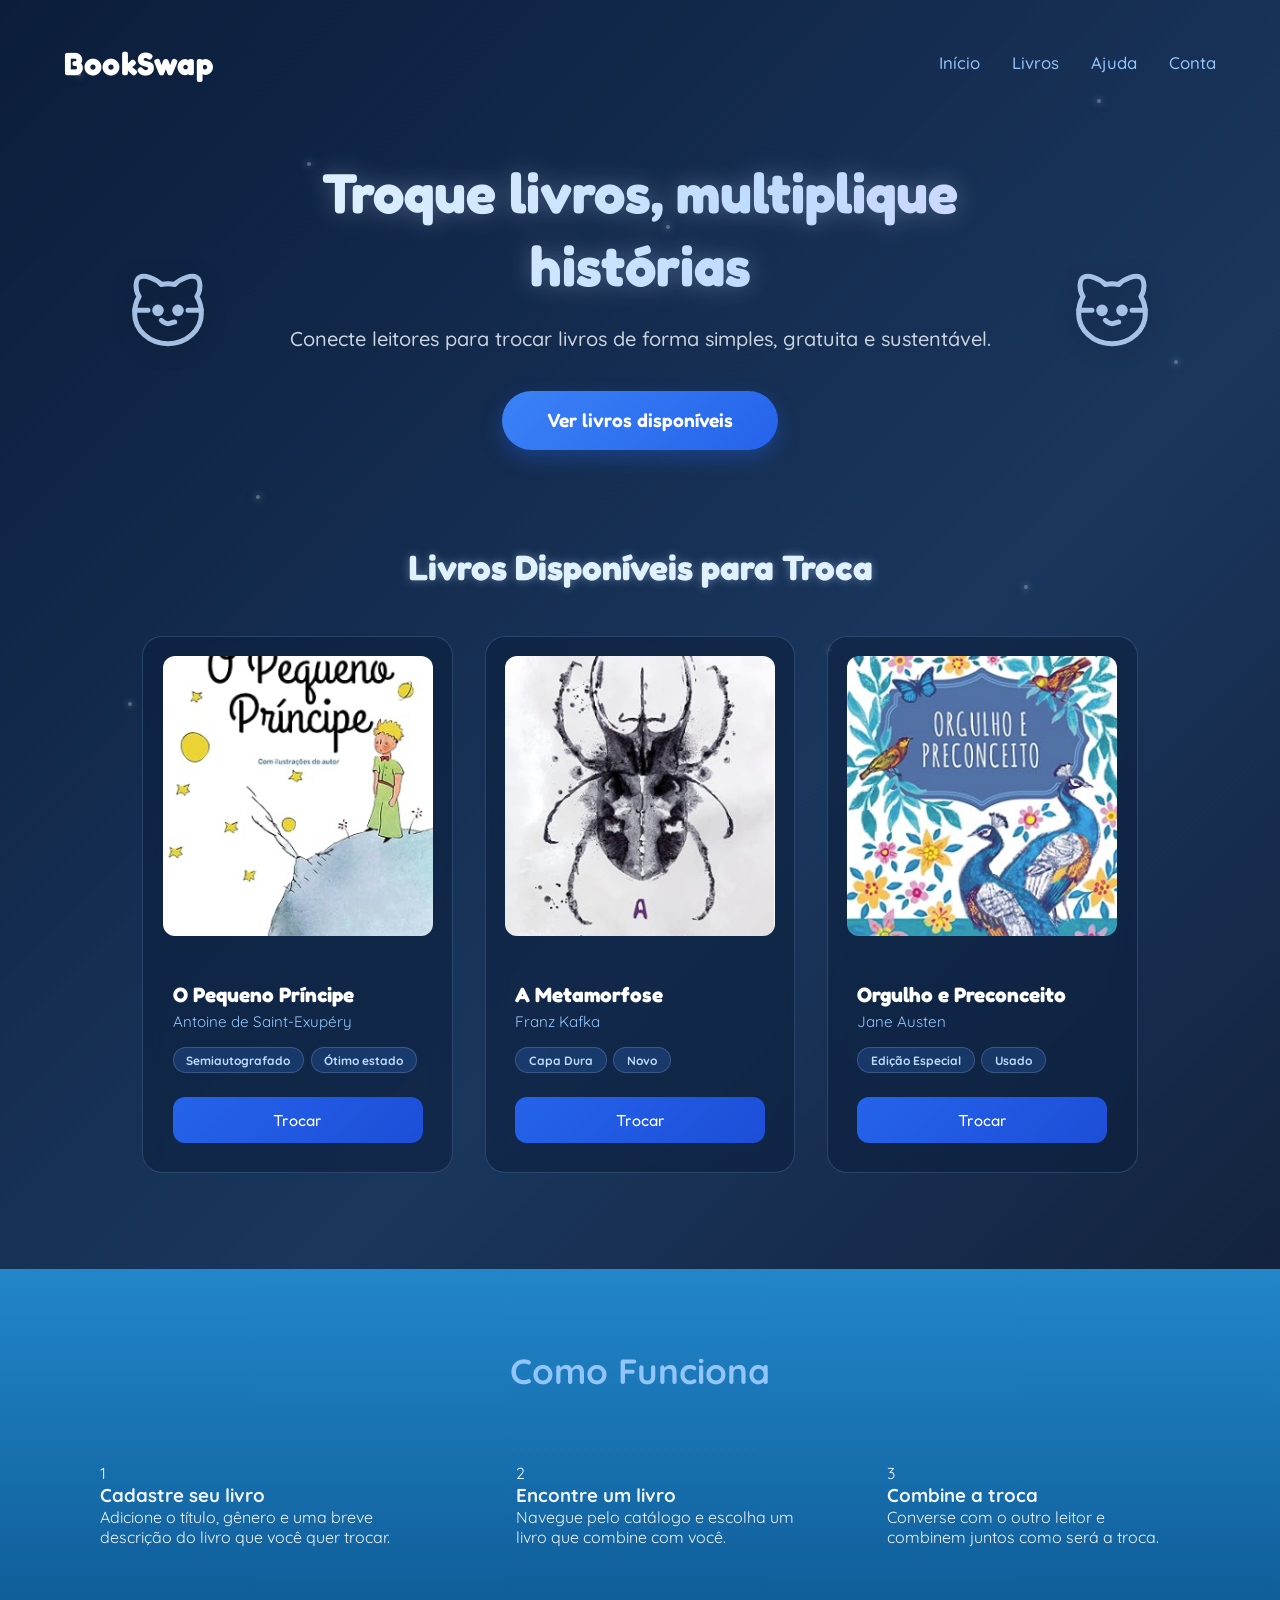
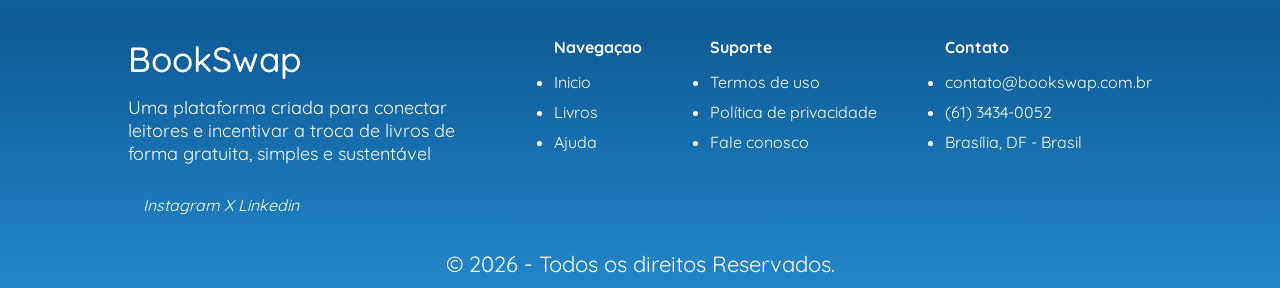
<file: index.html>
<!DOCTYPE html>
<html lang="pt-BR">

<head>
  <meta charset="UTF-8">
  <meta name="viewport" content="width=device-width, initial-scale=1.0">
  <link https://cdnjs.cloudflare.com/ajax/libs/font-awesome/7.3.0/css/all.min.css />
  <title>BookSwap - Céu Estrelado</title>

  <link rel="preconnect" href="https://fonts.googleapis.com">
  <link rel="preconnect" href="https://fonts.gstatic.com" crossorigin>
  <link
    href="https://fonts.googleapis.com/css2?family=Fredoka:wght@400;600;700&family=Quicksand:wght@500;700&display=swap"
    rel="stylesheet">

  <link rel="stylesheet" href="style.css">
</head>

<body>

  <div class="background-stars">
  <span class="star s1"></span>
  <span class="star s2"></span>
  <span class="star s3"></span>
  <span class="star s4"></span>
  <span class="star s5"></span>
  <span class="star s6"></span>
  <span class="star s7"></span>
  <span class="star s8"></span>
  <span class="star s9"></span>
  <span class="star s10"></span>
  <span class="star s11"></span>
  <span class="star s12"></span>
</div>
  
  

  <header class="navbar">
    <div class="logo">
      <span class="logo-text">BookSwap</span>
    </div>
    <nav class="nav-links">
      <a href="#">Início</a>
      <a href="#livros">Livros</a>
      <a href="#">Ajuda</a>
      <a href="login.html">Conta</a>
    </nav>
  </header>

  <main class="main-wrapper">

    <section class="hero-container">
      <div class="cat-decoration cat-left">
        <svg width="80" height="80" viewBox="0 0 24 24" fill="none" stroke="#bfdbfe" stroke-width="1.5"
          stroke-linecap="round" stroke-linejoin="round">
          <path
            d="M12 5c.67 0 1.35.09 2 .26 1.78-2 5.03-2.84 6.42-2.26 1.4.58 1.58 3.82.25 5.87C21.6 10.3 22 12.08 22 14c0 4.97-4.48 9-10 9s-10-4.03-10-9c0-1.92.4-3.7 1.33-5.13C2 6.82 2.18 3.58 3.58 3c1.39-.58 4.64.26 6.42 2.26.65-.17 1.33-.26 2-.26z" />
          <circle cx="9" cy="13" r="1" fill="#bfdbfe" />
          <circle cx="15" cy="13" r="1" fill="#bfdbfe" />
          <path d="M10 16c.5.5 1.5 1 2 1s1.5-.5 2-.5" />
          <path d="M2 13h4M18 13h4" />
        </svg>
      </div>

      <div class="hero-content">
        <h1 class="sparkle-title">
          Troque livros, multiplique<br>
          histórias
        </h1>

        <p class="hero-description">
          Conecte leitores para trocar livros de forma simples, gratuita e sustentável.
        </p>

        <a href="#livros" class="cta-button">
          Ver livros disponíveis
        </a>
      </div>

      <div class="cat-decoration cat-right">
        <svg width="80" height="80" viewBox="0 0 24 24" fill="none" stroke="#bfdbfe" stroke-width="1.5"
          stroke-linecap="round" stroke-linejoin="round">
          <path
            d="M12 5c.67 0 1.35.09 2 .26 1.78-2 5.03-2.84 6.42-2.26 1.4.58 1.58 3.82.25 5.87C21.6 10.3 22 12.08 22 14c0 4.97-4.48 9-10 9s-10-4.03-10-9c0-1.92.4-3.7 1.33-5.13C2 6.82 2.18 3.58 3.58 3c1.39-.58 4.64.26 6.42 2.26.65-.17 1.33-.26 2-.26z" />
          <circle cx="9" cy="13" r="1" fill="#bfdbfe" />
          <circle cx="15" cy="13" r="1" fill="#bfdbfe" />
          <path d="M10 16c.5.5 1.5 1 2 1s1.5-.5 2-.5" />
          <path d="M2 13h4M18 13h4" />
        </svg>
      </div>
    </section>

    <section id="livros" class="catalog-section">
      <h2 class="section-title">Livros Disponíveis para Troca</h2>

      <div class="books-grid">

        <article class="book-card">
          <div class="book-cover">
            <img src="imgpeq/Captura de tela 2026-08-03 205423.png" alt="Capa do Livro">
          </div>
          <div class="book-info">
            <h3 class="book-title">O Pequeno Príncipe</h3>
            <p class="book-author">Antoine de Saint-Exupéry</p>

            <div class="book-meta">
              <span class="badge">Semiautografado</span>
              <span class="badge">Ótimo estado</span>
            </div>

            <button class="swap-button">Trocar</button>
          </div>
        </article>

        <article class="book-card">
          <div class="book-cover">
            <img src="imgmeta/Captura de tela 2026-08-03 205144.png" alt="Capa do Livro">
          </div>
          <div class="book-info">
            <h3 class="book-title">A Metamorfose</h3>
            <p class="book-author">Franz Kafka</p>

            <div class="book-meta">
              <span class="badge">Capa Dura</span>
              <span class="badge">Novo</span>
            </div>

            <button class="swap-button"> Trocar</button>
          </div>
        </article>

        <article class="book-card">
          <div class="book-cover">
            <img src="imgorg/Captura de tela 2026-08-03 205051.png" alt="Capa do Livro">
          </div>
          <div class="book-info">
            <h3 class="book-title">Orgulho e Preconceito</h3>
            <p class="book-author">Jane Austen</p>

            <div class="book-meta">
              <span class="badge">Edição Especial</span>
              <span class="badge">Usado</span>
            </div>

            <button class="swap-button">Trocar</button>
          </div>
        </article>

      </div>
    </section>

  </main>
  <section class="ajuda">
    <h2> Como Funciona </h2>
    <div class="todos-passos">
      <div class="passo">
        <span class="numero-passo">1</span>
        <h3> Cadastre seu livro </h3>
        <p> Adicione o título, gênero e uma breve descrição do livro que você quer trocar.</p>
      </div>
      <div class="passo">
        <span class="numero-passo">2</span>
        <h3> Encontre um livro </h3>
        <p> Navegue pelo catálogo e escolha um livro que combine com você.</p>
      </div>
      <div class="passo">
        <span class="numero-passo">3</span>
        <h3> Combine a troca </h3>
        <p> Converse com o outro leitor e combinem juntos como será a troca. </p>
      </div>
    </div>
  </section>
  <footer>
        <div class="footer-container">
                <div class="footer-coluna">
                        <div class="logo">Book<span>Swap</span></div>
                        <p>Uma plataforma criada para conectar leitores e incentivar a troca de livros de forma gratuita, simples e sustentável</p>

                        <div class="footer-social">
                            <a href="#"> <i class="fa-brands fa-instagram"> Instagram</i> </a>
                            <a href="#"> <i class="fa-brands fa-x-twitter"> X </i> </a>
                            <a href="#"> <i class="fa-brands fa-linkedin"> Linkedin</i></a>
                        </div>
                </div>
                <div class="footer-coluna">
                    <h4>Navegaçao</h4>
                    <ul>
                        <li> <a href="#">Inicio</a></li>
                        <li> <a href="#">Livros</a></li>
                        <li> <a href="#">Ajuda</a></li>
                    </ul>
                </div>
                <div class="footer-coluna">
                    <h4>Suporte</h4>
                    <ul>
                        <li> <a href="#">Termos de uso</a></li>
                        <li> <a href="#">Política de privacidade</a></li>
                        <li> <a href="#">Fale conosco</a></li>
                    </ul>
                </div>
                   <div class="footer-coluna">
                    <h4>Contato</h4>
                    <ul>
                        <li> contato@bookswap.com.br</li>
                        <li> (61) 3434-0052</li>
                        <li> Brasília, DF - Brasil</li>
                    </ul>
                </div>
        </div>
        <div class="footer-linha"></div>
        <p class="footer-copy"> &copy; 2026 - Todos os direitos Reservados.</p>
    </footer>

</body>

</html>
</file>
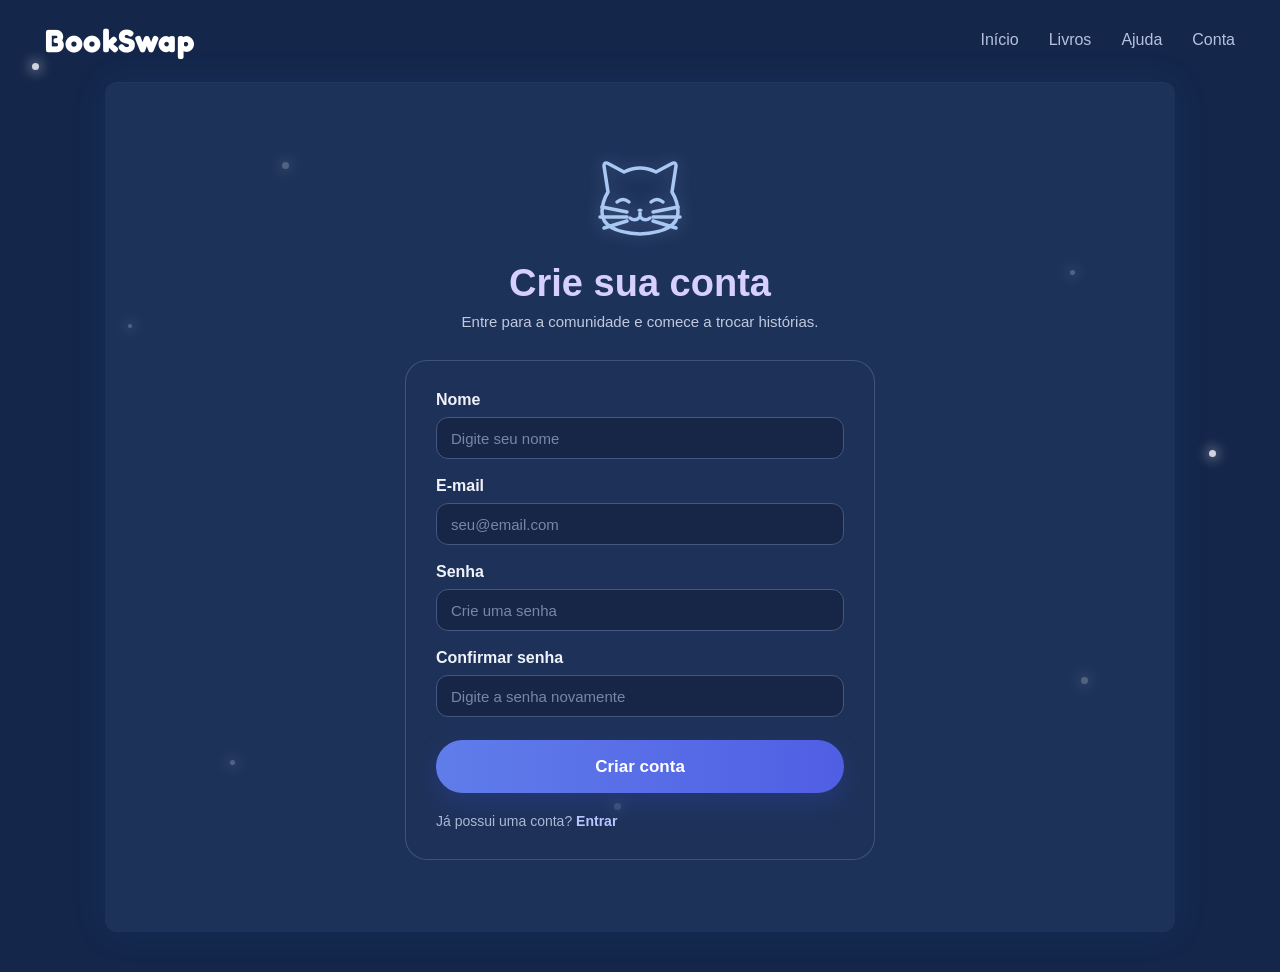
<file: cadastro.html>
<!DOCTYPE html>
<html lang="pt-BR">

<head>
    <meta charset="UTF-8">
    <meta name="viewport" content="width=device-width, initial-scale=1.0">

    <title>Criar conta</title>

    <link rel="stylesheet" href="cadastro.css">
    <link rel="preconnect" href="https://fonts.googleapis.com">
    <link rel="preconnect" href="https://fonts.gstatic.com" crossorigin>

    <link
        href="https://fonts.googleapis.com/css2?family=Fredoka:wght@500;600;700&display=swap"
        rel="stylesheet"
    >
</head>

<body>

    <!-- Estrelas -->
    <div class="star"></div>
    <div class="star"></div>
    <div class="star"></div>
    <div class="star"></div>
    <div class="star"></div>
    <div class="star"></div>
    <div class="star"></div>
    <div class="star"></div>


    <!-- Cabeçalho -->
    <header class="navbar">
    <div class="logo">
      <span class="logo-text">BookSwap</span>
    </div>
    <nav class="nav-links">
      <a href="#">Início</a>
      <a href="#livros">Livros</a>
      <a href="#">Ajuda</a>
      <a href="#">Conta</a>
    </nav>
  </header>

    <!-- Conteúdo principal -->
    <main>

        <section class="cadastro-container">

             <div class="cat">

            <svg
                viewBox="0 0 100 90"
                xmlns="http://www.w3.org/2000/svg"
                aria-label="Gato"
            >

               
                <path
                    class="cat-line"
                    d="
                        M18 38
                        L14 12
                        Q14 7 19 10
                        L34 18

                        Q42 14 50 14
                        Q58 14 66 18

                        L81 10
                        Q86 7 86 12
                        L82 38

                        Q88 48 88 58
                        Q88 78 50 80
                        Q12 78 12 58
                        Q12 48 18 38
                        Z
                    "
                />

                
                <path
                    class="cat-line"
                    d="M27 48 Q33 43 39 48"
                />

                
                <path
                    class="cat-line"
                    d="M61 48 Q67 43 73 48"
                />

                
                <path
                    class="cat-fill"
                    d="
                        M47 56
                        Q50 53 53 56
                        Q50 60 47 56
                        Z
                    "
                />

                
                <path
                    class="cat-line"
                    d="M50 59 L50 63"
                />

                <path
                    class="cat-line"
                    d="M50 63 Q45 68 40 64"
                />

                <path
                    class="cat-line"
                    d="M50 63 Q55 68 60 64"
                />

                
                <path
                    class="cat-line"
                    d="M37 58 L12 53"
                />

                <path
                    class="cat-line"
                    d="M37 63 L10 63"
                />

                <path
                    class="cat-line"
                    d="M37 67 L14 74"
                />

                
                <path
                    class="cat-line"
                    d="M63 58 L88 53"
                />

                <path
                    class="cat-line"
                    d="M63 63 L90 63"
                />

                <path
                    class="cat-line"
                    d="M63 67 L86 74"
                />

            </svg>

        </div>

            <h1>Crie sua conta</h1>

            <p class="subtitulo">
                Entre para a comunidade e comece a trocar histórias.
            </p>


            <!-- Formulário -->
            <div class="form-box">

                <form>

                    <!-- Nome -->
                    <div class="campo">

                        <label for="nome">
                            Nome
                        </label>

                        <input
                            type="text"
                            id="nome"
                            placeholder="Digite seu nome"
                            required
                        >

                    </div>


                    <!-- E-mail -->
                    <div class="campo">

                        <label for="email">
                            E-mail
                        </label>

                        <input
                            type="email"
                            id="email"
                            placeholder="seu@email.com"
                            required
                        >

                    </div>


                    <!-- Senha -->
                    <div class="campo">

                        <label for="senha">
                            Senha
                        </label>

                        <input
                            type="password"
                            id="senha"
                            placeholder="Crie uma senha"
                            required
                        >

                    </div>


                    <!-- Confirmar senha -->
                    <div class="campo">

                        <label for="confirmar">
                            Confirmar senha
                        </label>

                        <input
                            type="password"
                            id="confirmar"
                            placeholder="Digite a senha novamente"
                            required
                        >

                    </div>


                    <!-- Botão -->
                    <button
                        type="submit"
                        class="btn-cadastrar"
                    >
                        Criar conta
                    </button>

                </form>


                <!-- Link para login -->
                <p class="login">
                    Já possui uma conta?
                    <a href="login.html">Entrar</a>
                </p>

            </div>

        </section>

    </main>

</body>

</html>
</file>
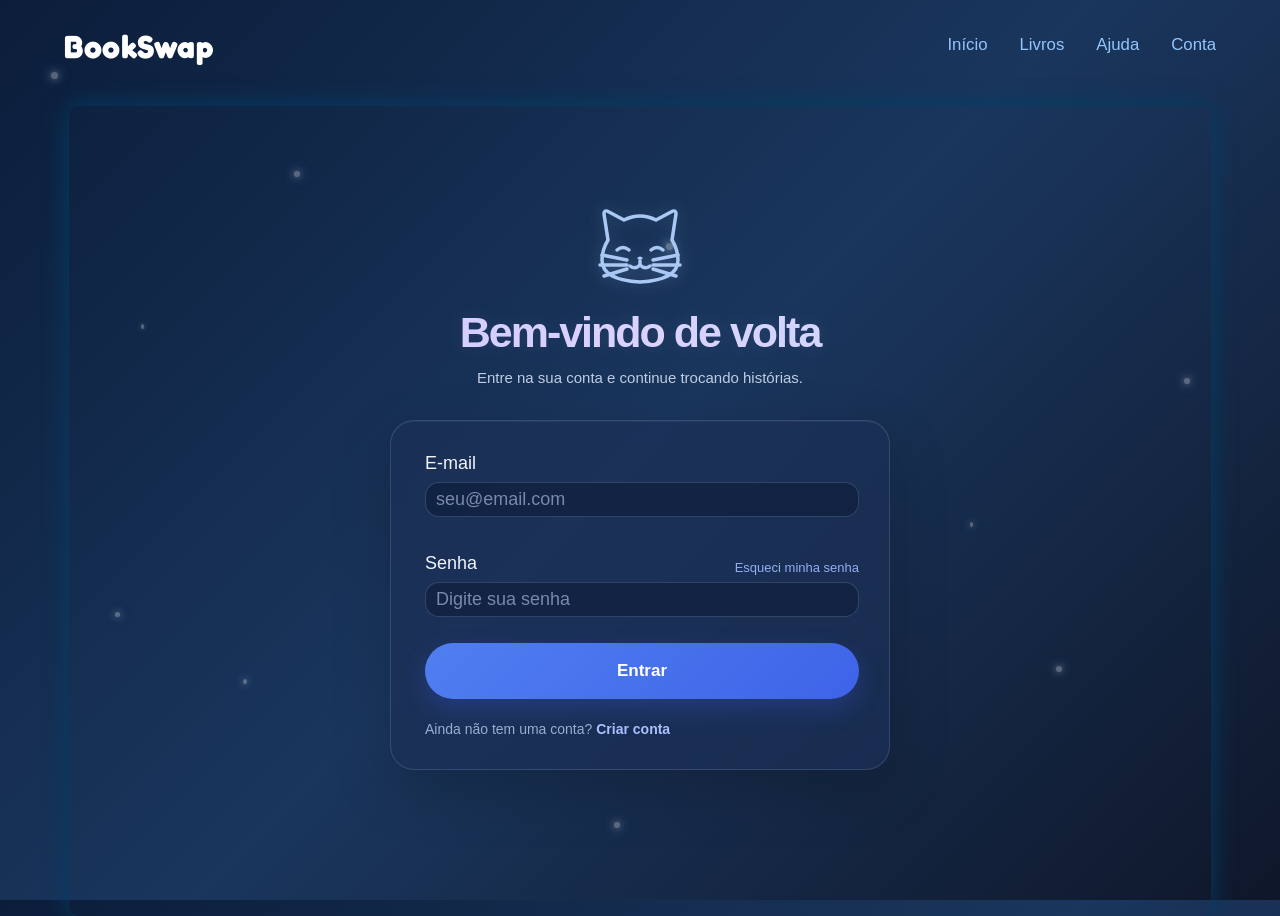
<file: login.html>
<!DOCTYPE html>
<html lang="pt-BR">
<head>
    <meta charset="UTF-8">
    <meta name="viewport" content="width=device-width, initial-scale=1.0">
    <title>Login pag</title>
    <link rel="stylesheet" href="login.css">
<!DOCTYPE html>
<html lang="pt-BR">

<head>
    <meta charset="UTF-8">
    <meta name="viewport" content="width=device-width, initial-scale=1.0">

    <title>BookSwap — Login</title>

    <link rel="stylesheet" href="style.css">
    <link rel="preconnect" href="https://fonts.googleapis.com">
    <link rel="preconnect" href="https://fonts.gstatic.com" crossorigin>

    <link
        href="https://fonts.googleapis.com/css2?family=Fredoka:wght@500;600;700&display=swap"
        rel="stylesheet"
    >
</head>

<body>

    <!-- ESTRELAS -->
    <div class="stars">
        <span class="star"></span>
        <span class="star"></span>
        <span class="star"></span>
        <span class="star"></span>
        <span class="star"></span>
        <span class="star"></span>
        <span class="star"></span>
        <span class="star"></span>
        <span class="star"></span>
        <span class="star"></span>
    </div>

    <!-- HEADER -->
    <header class="navbar">
    <div class="logo">
      <span class="logo-text">BookSwap</span>
    </div>
    <nav class="nav-links">
      <a href="#">Início</a>
      <a href="#livros">Livros</a>
      <a href="#">Ajuda</a>
      <a href="#">Conta</a>
    </nav>
  </header>

    <!-- LOGIN -->
    <main>

        <div class="login-container">

                    <div class="cat">

            <svg
                viewBox="0 0 100 90"
                xmlns="http://www.w3.org/2000/svg"
                aria-label="Gato"
            >

               
                <path
                    class="cat-line"
                    d="
                        M18 38
                        L14 12
                        Q14 7 19 10
                        L34 18

                        Q42 14 50 14
                        Q58 14 66 18

                        L81 10
                        Q86 7 86 12
                        L82 38

                        Q88 48 88 58
                        Q88 78 50 80
                        Q12 78 12 58
                        Q12 48 18 38
                        Z
                    "
                />

                
                <path
                    class="cat-line"
                    d="M27 48 Q33 43 39 48"
                />

                
                <path
                    class="cat-line"
                    d="M61 48 Q67 43 73 48"
                />

                
                <path
                    class="cat-fill"
                    d="
                        M47 56
                        Q50 53 53 56
                        Q50 60 47 56
                        Z
                    "
                />

                
                <path
                    class="cat-line"
                    d="M50 59 L50 63"
                />

                <path
                    class="cat-line"
                    d="M50 63 Q45 68 40 64"
                />

                <path
                    class="cat-line"
                    d="M50 63 Q55 68 60 64"
                />

                
                <path
                    class="cat-line"
                    d="M37 58 L12 53"
                />

                <path
                    class="cat-line"
                    d="M37 63 L10 63"
                />

                <path
                    class="cat-line"
                    d="M37 67 L14 74"
                />

                
                <path
                    class="cat-line"
                    d="M63 58 L88 53"
                />

                <path
                    class="cat-line"
                    d="M63 63 L90 63"
                />

                <path
                    class="cat-line"
                    d="M63 67 L86 74"
                />

            </svg>

        </div>
        <!-- TÍTULO -->
            <h1>
                Bem-vindo
                de volta
            </h1>
    </div>

            

            <p class="subtitle">
                Entre na sua conta e continue
                trocando histórias.
            </p>

            <!-- CARD -->
            <div class="login-card">

                <form>

                    <!-- E-MAIL -->
                    <div class="input-group">

                        <label for="email">
                            E-mail
                        </label>

                        <input
                            type="email"
                            id="email"
                            placeholder="seu@email.com"
                            required
                        >

                    </div>

                    <!-- SENHA -->
                    <div class="input-group">

                        <div class="password-row">

                            <label for="password">
                                Senha
                            </label>

                            <a href="#" class="forgot">
                                Esqueci minha senha
                            </a>

                        </div>

                        <input
                            type="password"
                            id="password"
                            placeholder="Digite sua senha"
                            required
                        >

                    </div>

                    <!-- BOTÃO -->
                    <button
                        type="submit"
                        class="login-button"
                    >
                        Entrar
                    </button>

                </form>

                <!-- CADASTRO -->
                <p class="register">
                    Ainda não tem uma conta?
                    <a href="cadastro.html">
                        Criar conta
                    </a>
                </p>

            </div>

        </div>

    </main>

</body>

</html>
</file>
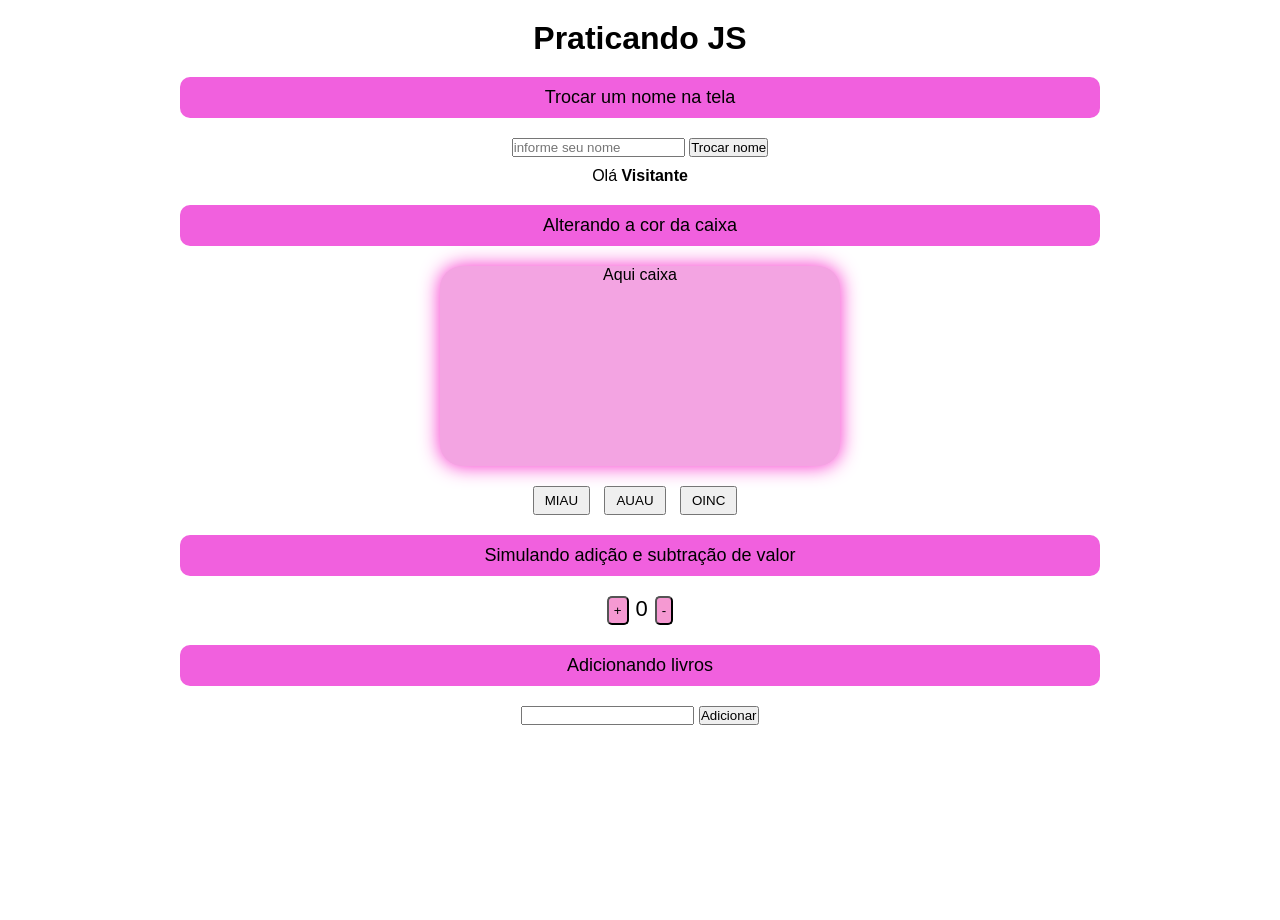
<file: praticando-js/home.html>
<!DOCTYPE html>
<html lang="pt-br">

<head>
    <meta charset="UTF-8">
    <meta name="viewport" content="width=device-width, initial-scale=1.0">
    <link rel="stylesheet" href="home.css">
    <title>Praticando JS</title>
</head>

<body>
    <main>
        <h1> Praticando JS</h1>
        <section>
            <h2>Trocar um nome na tela </h2>
            <input type="text" id="nome-entrada" placeholder="informe seu nome">
            <button id="btn-troca">Trocar nome</button>
            <p> Olá <b id="nome-saida">Visitante</b></p>
        </section>
        <section>
            <h2>Alterando a cor da caixa</h2>
            <div id="caixa"> Aqui caixa </div>
            <button id="btn_miau" class="btn">MIAU</button>
            <button id="btn_auau" class="btn">AUAU</button>
            <button id="btn_oinc" class="btn">OINC</button>
        </section>
        <h2> Simulando adição e subtração de valor</h2>
        <section class="area_add_sub">

            <button id="btn_mais"> + </button>
            <p id="valor_real">0</p>
            <button id="btn_menos"> - </button>
        </section>
        <h2> Adicionando livros </h2>
        <section class="area-livros">
            <input type="text" id="nome_livro">
            <button id="adiciona_livro"> Adicionar</button>
            <ul id="lista_livros"></ul>
        </section>
    </main>
    <script src="home.js"> </script>
</body>

</html>
</file>
<file: style.css>
/* ==========================================
   RESET E CONFIGURAÇÕES GERAIS
   ========================================== */
* {
  margin: 0;
  padding: 0;
  box-sizing: border-box;
}

body {
  font-family: 'Quicksand', sans-serif;
  /* Gradiente em tons de azul escuro e aconchegante */
  background: linear-gradient(135deg, #0b1d3a 0%, #1a365d 50%, #0f172a 100%);
  color: #f1f5f9;
  min-height: 100vh;
  display: flex;
  flex-direction: column;
  overflow-x: hidden;
  position: relative;
  .hero-container,
 .catalog-section,
 .ajuda,
 .navbar{
    position: relative;
    z-index: 2;
}
}

/* ==========================================
   Navegação (Header)
   ========================================== */
.navbar {
  display: flex;
  justify-content: space-between;
  align-items: center;
  padding: 2.5rem 5%;
  width: 100%;
}

.logo-text {
  font-family: 'Fredoka', cursive;
  font-size: 2rem;
  font-weight: 700;
  color: #ffffff;
  letter-spacing: 0.5px;
}

.nav-links {
  display: flex;
  gap: 2rem;
}

.nav-links a {
  color: #93c5fd;
  text-decoration: none;
  font-weight: 500;
  font-size: 1.05rem;
  transition: all 0.3s ease;
}

.nav-links a:hover {
  color: #ffffff;
  text-shadow: 0 0 8px rgba(147, 197, 253, 0.6);
}

/* ==========================================
   Seção Principal (Hero)
   ========================================== */
.hero-container {
  flex: 1;
  display: flex;
  justify-content: center;
  align-items: center;
  position: relative;
  padding: 2rem 10%;
  text-align: center;
}

.hero-content {
  max-width: 800px;
  z-index: 2;
}

/* Título com Fonte Fofa e Efeito Cintilante */
.sparkle-title {
  font-family: 'Fredoka', cursive;
  font-size: 3.5rem;
  font-weight: 700;
  line-height: 1.3;
  
  /* Gradiente de luz no texto */
  background: linear-gradient(90deg, #e0f2fe, #bfdbfe, #ddd6fe, #e0f2fe);
  background-size: 200% auto;
  -webkit-background-clip: text;
  -webkit-text-fill-color: transparent;
  
  /* Animação cintilante */
  animation: shine 4s linear infinite;
  
  /* Brilho suave ao redor da fonte */
  filter: drop-shadow(0 0 12px rgba(191, 219, 254, 0.3));
  margin-bottom: 1.5rem;
}

@keyframes shine {
  to {
    background-position: 200% center;
  }
}

.hero-description {
  font-size: 1.25rem;
  color: #cbd5e1;
  margin-bottom: 2.5rem;
  font-weight: 500;
}

/* Botão Fofo e Aconchegante */
.cta-button {
  display: inline-block;
  background: linear-gradient(135deg, #3b82f6, #2563eb);
  color: #ffffff;
  font-family: 'Fredoka', cursive;
  font-size: 1.2rem;
  font-weight: 600;
  padding: 1.1rem 2.8rem;
  border-radius: 50px;
  text-decoration: none;
  box-shadow: 0 8px 20px rgba(37, 99, 235, 0.35);
  transition: all 0.3s cubic-bezier(0.175, 0.885, 0.32, 1.275);
}

.cta-button:hover {
  transform: translateY(-4px) scale(1.02);
  box-shadow: 0 12px 25px rgba(59, 130, 246, 0.5);
  background: linear-gradient(135deg, #60a5fa, #3b82f6);
}

/* ==========================================
   Ilustrações dos Gatinhos (SVG) e Animações
   ========================================== */
.cat-decoration {
  position: absolute;
  user-select: none;
  opacity: 0.85;
  filter: drop-shadow(0 4px 12px rgba(0, 0, 0, 0.3));
  z-index: 1;
  transition: all 0.3s ease;
}

.cat-left {
  left: 10%;
  top: 40%;
  animation: floatLeft 4s ease-in-out infinite;
}

.cat-right {
  right: 10%;
  top: 40%;
  animation: floatRight 4.5s ease-in-out infinite;
}

@keyframes floatLeft {
  0%, 100% { transform: translateY(0) rotate(-4deg); }
  50% { transform: translateY(-12px) rotate(2deg); }
}

@keyframes floatRight {
  0%, 100% { transform: translateY(0) rotate(4deg); }
  50% { transform: translateY(-15px) rotate(-2deg); }
}

/* Brilhos Vetoriais de Fundo (Substituindo emojis de estrelas) */
.sparkle {
  position: absolute;
  width: 8px;
  height: 8px;
  background-color: #ffffff;
  border-radius: 50%;
  box-shadow: 0 0 10px #bfdbfe, 0 0 20px #bfdbfe;
  pointer-events: none;
  animation: pulseSparkle 3s ease-in-out infinite alternate;
}

.sparkle-1 { top: 18%; left: 22%; animation-delay: 0s; }
.sparkle-2 { top: 28%; left: 75%; animation-delay: 1s; }
.sparkle-3 { top: 72%; left: 18%; animation-delay: 0.5s; }
.sparkle-4 { top: 82%; left: 82%; animation-delay: 1.5s; }

@keyframes pulseSparkle {
  0% { transform: scale(0.6); opacity: 0.2; }
  100% { transform: scale(1.4); opacity: 0.9; }
}

/* Adaptabilidade para Telas Menores */
@media (max-width: 768px) {
  .sparkle-title {
    font-size: 2.2rem;
  }
  
  .cat-decoration svg {
    width: 50px;
    height: 50px;
  }
  
  .cat-left { left: 3%; top: 18%; }
  .cat-right { right: 3%; top: 18%; }
}

/* ==========================================
   SEÇÃO DO CATÁLOGO DE LIVROS
   ========================================== */
.catalog-section {
  position: relative;
  z-index: 2;
  padding: 4rem 8% 6rem;
  max-width: 1200px;
  margin: 0 auto;
}

.section-title {
  font-family: 'Fredoka', cursive;
  font-size: 2.2rem;
  text-align: center;
  color: #e0f2fe;
  margin-bottom: 3rem;
  text-shadow: 0 0 10px rgba(191, 219, 254, 0.4);
}

/* Grade Flexível de Cards */
.books-grid {
  display: grid;
  grid-template-columns: repeat(auto-fill, minmax(240px, 1fr));
  gap: 2rem;
}

/* Estilo do Card Individual */
.book-card {
  background: rgba(13, 33, 62, 0.6);
  border: 1px solid rgba(147, 197, 253, 0.2);
  backdrop-filter: blur(10px);
  border-radius: 20px;
  padding: 1.2rem;
  display: flex;
  flex-direction: column;
  transition: transform 0.3s ease, box-shadow 0.3s ease, border-color 0.3s ease;
}

.book-card:hover {
  transform: translateY(-8px);
  border-color: rgba(147, 197, 253, 0.5);
  box-shadow: 0 12px 30px rgba(0, 0, 0, 0.4), 0 0 15px rgba(59, 130, 246, 0.3);
}

/* Imagem de Capa do Livro */
.book-cover {
  width: 100%;
  height: 280px;
  border-radius: 12px;
  overflow: hidden;
  margin-bottom: 1rem;
}

.book-cover img {
  width: 100%;
  height: 100%;
  object-fit: cover;
  transition: transform 0.3s ease;
}

.book-card:hover .book-cover img {
  transform: scale(1.05);
}

/* Detalhes do Livro */
.book-info {
  display: flex;
  flex-direction: column;
  flex: 1;
}

.book-title {
  font-family: 'Fredoka', cursive;
  font-size: 1.3rem;
  color: #ffffff;
  margin-bottom: 0.3rem;
}

.book-author {
  font-size: 0.95rem;
  color: #93c5fd;
  margin-bottom: 1rem;
}

/* Etiquetas/Tags */
.book-meta {
  display: flex;
  flex-wrap: wrap;
  gap: 0.4rem;
  margin-bottom: 1.5rem;
  margin-top: auto;
}

.badge {
  background: rgba(59, 130, 246, 0.2);
  color: #bfdbfe;
  font-size: 0.75rem;
  font-weight: 700;
  padding: 0.3rem 0.8rem;
  border-radius: 20px;
  border: 1px solid rgba(191, 219, 254, 0.2);
}

/* Botão do Card */
.swap-button {
  background: linear-gradient(135deg, #2563eb, #1d4ed8);
  color: #ffffff;
  font-family: 'Fredoka', cursive;
  font-size: 1rem;
  border: none;
  padding: 0.8rem;
  border-radius: 12px;
  cursor: pointer;
  transition: all 0.3s ease;
  width: 100%;
}

.swap-button:hover {
  background: linear-gradient(135deg, #3b82f6, #2563eb);
  box-shadow: 0 4px 12px rgba(59, 130, 246, 0.4);
}

.ajuda {
  background-image: linear-gradient( #2286c9,#0e5b96);
    padding: 80px 100px;
}

.ajuda h2 {
  color: #93c5fd;
    text-align: center;
    margin-bottom: 70px;
    font-size: 35px;
}

.todos-passos {
    display: flex;
    justify-content: space-between;
    gap: 80px;
}

/* ===========================
   ESTRELAS DE FUNDO
=========================== */

.background-stars{
    position: fixed;
    inset: 0;
    pointer-events: none;
    overflow: hidden;
    z-index: 0;
}

.star{
    position: absolute;
    width:4px;
    height:4px;
    background:#fff;
    border-radius:50%;
    opacity:.3;

    box-shadow:
        0 0 6px #ffffff,
        0 0 12px #bfdbfe,
        0 0 20px #60a5fa;

    animation: twinkle 3s ease-in-out infinite;
}
.s1{top:8%;left:6%;animation-delay:.3s;}
.s2{top:18%;left:24%;animation-delay:1s;}
.s3{top:11%;right:14%;animation-delay:2.5s;}
.s4{top:34%;left:12%;animation-delay:1.8s;}
.s5{top:40%;right:8%;animation-delay:.8s;}
.s6{top:55%;left:20%;animation-delay:2.1s;}
.s7{top:65%;left:80%;animation-delay:1.4s;}
.s8{top:78%;left:10%;animation-delay:2.7s;}
.s9{top:85%;right:18%;animation-delay:1.1s;}
.s10{top:92%;left:48%;animation-delay:3s;}
.s11{top:25%;left:52%;animation-delay:.5s;}
.s12{top:72%;right:35%;animation-delay:2s;}

@keyframes twinkle{

    0%,100%{
        transform:scale(.8);
        opacity:.2;
    }

    50%{
        transform:scale(1.8);
        opacity:1;
    }

}

.book-info{
  height: 250px;
  margin-top: 20px;
  display: flex;
  flex-direction: column;
  justify-content: space-between;
  padding: 10px;
}

footer{
    background-image: linear-gradient(#0e5b96, #2286c9);
    color: #FFF;
    padding: 10px;
}


.footer-container{
    display: flex;
    max-width: 80vw;
    margin: 0 auto;
    justify-content: space-between;
}

.logo{
    font-size: 35px;
    font-weight: 500;
}

.footer-coluna p {
    font-size: 18px;
    margin-top: 15px;
    margin-bottom: 15px;
}


.footer-coluna{
    display: flex;
    flex-direction: column;
    max-width: 28vw;
}

.footer-coluna ul {
    display: flex;
    flex-direction: column;
    gap: 10px;
    margin-top: 15px;
    padding: 0;
}
 a{
    text-decoration: none;
    color: #FFF;
 }


 .footer-coluna h4{
    color: var(--laranja-principal);
 }


 .footer-social{
    padding: 15px;
 }

.footer-linha{
    max-width: 70vw;
    margin: 20px auto;
    border: 1px solid var(--laranja-escurao);
}

.footer-copy{
    margin-top: 20px;
    text-align: center;
    font-size: 22px;
}
</file>
<file: cadastro.css>
/* ========================================
   CONFIGURAÇÕES GERAIS
======================================== */

* {
    margin: 0;
    padding: 0;
    box-sizing: border-box;

    font-family: Arial, Helvetica, sans-serif;
}


body {
    min-height: 100vh;

    background: #14264a;

    color: #fff;

    overflow-x: hidden;
}


/* ========================================
   ESTRELAS
======================================== */

.star {
    position: fixed;

    width: 7px;
    height: 7px;

    background: #fff;

    border-radius: 50%;

    box-shadow:
        0 0 12px 4px rgba(255, 255, 255, 0.35);

    opacity: 0.8;

    z-index: 1;
}


/* Posição das estrelas */

.star:nth-child(1) {
    top: 7%;
    left: 2.5%;
}

.star:nth-child(2) {
    top: 18%;
    left: 22%;
}

.star:nth-child(3) {
    top: 36%;
    left: 10%;

    width: 4px;
    height: 4px;
}

.star:nth-child(4) {
    top: 50%;
    right: 5%;
}

.star:nth-child(5) {
    top: 30%;
    right: 16%;

    width: 5px;
    height: 5px;
}

.star:nth-child(6) {
    bottom: 10%;
    left: 48%;
}

.star:nth-child(7) {
    bottom: 15%;
    left: 18%;

    width: 5px;
    height: 5px;
}

.star:nth-child(8) {
    bottom: 24%;
    right: 15%;
}


/* ========================================
   HEADER
======================================== */

header {
    width: 100%;
    height: 80px;

    padding: 0 45px;

    display: flex;
    align-items: center;
    justify-content: space-between;

    position: relative;

    z-index: 10;
}


.logo-text {
  font-family: 'Fredoka', cursive;
  font-size: 2rem;
  font-weight: 700;
  color: #ffffff;
  letter-spacing: 0.5px;
}

/* Menu */

nav {
    display: flex;

    gap: 30px;
}


nav a {
    color: #b7c1df;

    text-decoration: none;

    font-size: 16px;

    transition: 0.3s;
}


nav a:hover {
    color: #fff;
}


/* ========================================
   PAINEL PRINCIPAL
======================================== */

main {
    width: min(1070px, 90%);

    min-height: 850px;

    margin: 2px auto 40px;

    background: rgba(34, 56, 96, 0.72);

    border-radius: 12px;

    box-shadow:
        0 0 35px rgba(38, 109, 190, 0.13),
        inset 0 1px 0 rgba(255, 255, 255, 0.02);

    display: flex;

    justify-content: center;
    align-items: center;

    position: relative;

    z-index: 2;
}


/* 
   CONTAINER DO CADASTRO
*/

.cadastro-container {
    width: 470px;

    text-align: center;
}


.cat {
    width: 100px;
    height: 90px;

    margin: 0 auto 18px;

    display: flex;
    justify-content: center;
    align-items: center;

    filter:
        drop-shadow(
            0 0 8px
            rgba(169, 200, 244, 0.25)
        );
}

.cat svg {
    width: 100%;
    height: 100%;

    overflow: visible;
}


/* LINHAS DO GATO */

.cat-line {
    fill: none;

    stroke: #a9c8f4;

    stroke-width: 3.5;

    stroke-linecap: round;
    stroke-linejoin: round;
}


/* NARIZ */

.cat-fill {
    fill: #a9c8f4;
}


/* ANIMAÇÃO SUTIL */

.cat {
    animation: catFloat 4s ease-in-out infinite;
}

@keyframes catFloat {

    0%,
    100% {
        transform: translateY(0);
    }

    50% {
        transform: translateY(-3px);
    }
}


/* Título */

h1 {
    color: #d7cfff;

    font-size: 38px;

    font-weight: 700;

    margin-bottom: 8px;
}


/* Subtítulo */

.subtitulo {
    color: #c1c9df;

    font-size: 15px;

    margin-bottom: 30px;
}


/* 
   CAIXA DO FORMULÁRIO
 */

.form-box {
    border: 1px solid rgba(151, 174, 220, 0.28);

    border-radius: 22px;

    padding: 30px;

    background: rgba(34, 52, 91, 0.4);

    text-align: left;
}


/* 
   CAMPOS
 */

.campo {
    margin-bottom: 18px;
}


.campo label {
    display: block;

    color: #f0f2fa;

    font-size: 16px;

    font-weight: 600;

    margin-bottom: 8px;
}


.campo input {
    width: 100%;

    height: 42px;

    border: 1px solid #445780;

    border-radius: 12px;

    outline: none;

    padding: 0 14px;

    background: #172647;

    color: #fff;

    font-size: 15px;

    transition: 0.25s;
}


/* Placeholder */

.campo input::placeholder {
    color: #7886a8;
}


/* Campo selecionado */

.campo input:focus {
    border-color: #637ff0;

    box-shadow:
        0 0 0 3px rgba(99, 127, 240, 0.12);
}


/* ========================================
   BOTÃO
======================================== */

.btn-cadastrar {
    width: 100%;

    height: 53px;

    margin-top: 5px;

    border: none;

    border-radius: 30px;

    background: linear-gradient(
        90deg,
        #607dea,
        #505ee4
    );

    color: white;

    font-size: 17px;

    font-weight: 700;

    cursor: pointer;

    transition: 0.25s;

    box-shadow:
        0 10px 25px rgba(55, 77, 200, 0.25);
}


/* Efeito ao passar o mouse */

.btn-cadastrar:hover {
    transform: translateY(-2px);

    box-shadow:
        0 12px 30px rgba(55, 77, 200, 0.4);
}


/* Efeito ao clicar */

.btn-cadastrar:active {
    transform: translateY(0);
}


/* ========================================
   LINK DE LOGIN
======================================== */

.login {
    margin-top: 20px;

    color: #abb8d6;

    font-size: 14px;
}


.login a {
    color: #b9c5ff;

    text-decoration: none;

    font-weight: 700;
}


.login a:hover {
    text-decoration: underline;
}


/* ========================================
   RESPONSIVIDADE
======================================== */

@media (max-width: 700px) {

    header {
        padding: 0 20px;
    }


    .logo {
        width: 115px;
    }


    nav {
        gap: 15px;
    }


    nav a {
        font-size: 14px;
    }


    main {
        width: 94%;

        min-height: calc(100vh - 100px);

        margin-top: 10px;
    }


    .cadastro-container {
        width: 90%;
    }


    h1 {
        font-size: 30px;
    }


    .form-box {
        padding: 22px;
    }

}
</file>
<file: login.css>
@import url(style.css);


body{
    background-image: linear-gradient(rgba(255, 141, 40, 20%), rgb(0, 75, 141, 20%) );
    width:100vw;
    height: 100vh;
    display: flex;
    justify-content: center;
    align-items: center;
}

main{
    width: 1142px;
    height: 661px;
    display: flex;
    flex-direction: column ;
    box-shadow: 0 0 25px #023e65;
    border-radius: 10px;
}

.sessao-imagem{
    width: 510px;
    height: 661px;
    display: flex;
    justify-content: center;
    align-items: center;
}

.sessao-imagem img{
    border-radius: 10px 0 0 10px;
}

.sessao-login{
    height: 673px;
    width: 620px ;
    display: flex;
    flex-direction: column;
    align-items: center;
}

.area-titulo{
    text-align: center;
}

.area-titulo h1, span{
    font-size: 36px;
    padding-bottom: 5px;
}
.area-titulo h1{
    color: var(--azul-principal);
    font-weight: 600;
}

.area-titulo h2{
    font-size: 24px;
    color: var(--azul-principal);
    font-weight: 400;
}

form{
    display: flex;
    flex-direction: column;
    width: 434px;
    gap: 3px;
}

form input{
    height: 35px;
    padding: 5px 10px;
    font-size: 18px;
}

#email{
    margin-bottom: 15px;
}

button{ 
    margin-top: 15px;
    padding: 12px;
    font-size: 18px;
    background-image: linear-gradient( to right, rgba(0, 75, 141, 80%), rgba(255, 141, 40, 60%) );
    border: none;
    color: #FFF;
    font-size: 18px;
    font-weight: 600;
}

form label{
    color: var(--azul-principal);
    font-size: 18px;
    font-weight: 500;
}

.links-senha{
    display: flex;
    align-items: center;
    justify-content: space-between;
}

.links-senha label {
    position: relative;
    right: 75px;
}

.links-senha label, input, a{
    color: #2376ad;
    font-weight: 400;
}

section a:hover{
    color: #2376ad;
    font-weight: 600;
}


#link-nao-conta{
    text-align: center;
}
/* =========================
   RESET
========================= */

* {
    margin: 0;
    padding: 0;
    box-sizing: border-box;
}





/* =========================
   ESTRELAS
========================= */

.stars {
    position: fixed;
    inset: 0;

    pointer-events: none;

    z-index: 0;
}

.star {
    position: absolute;

    width: 5px;
    height: 5px;

    background: #ffffff;

    border-radius: 50%;

    opacity: 0.8;

    box-shadow:
        0 0 8px #fff,
        0 0 18px rgba(180, 200, 255, 0.8);
}


/* POSIÇÕES DAS ESTRELAS */

.star:nth-child(1) {
    top: 8%;
    left: 4%;

    width: 7px;
    height: 7px;
}

.star:nth-child(2) {
    top: 19%;
    left: 23%;

    width: 6px;
    height: 6px;
}

.star:nth-child(3) {
    top: 27%;
    left: 52%;

    width: 7px;
    height: 7px;
}

.star:nth-child(4) {
    top: 42%;
    right: 7%;

    width: 6px;
    height: 6px;
}

.star:nth-child(5) {
    top: 68%;
    left: 9%;

    width: 5px;
    height: 5px;
}

.star:nth-child(6) {
    top: 74%;
    right: 17%;

    width: 6px;
    height: 6px;
}

.star:nth-child(7) {
    bottom: 8%;
    left: 48%;

    width: 6px;
    height: 6px;
}

.star:nth-child(8) {
    top: 36%;
    left: 11%;

    width: 3px;
    height: 3px;

    box-shadow: 0 0 5px #fff;
}

.star:nth-child(9) {
    top: 58%;
    right: 24%;

    width: 3px;
    height: 3px;
}

.star:nth-child(10) {
    bottom: 24%;
    left: 19%;

    width: 4px;
    height: 4px;
}


/* =========================
   HEADER
========================= */

header {
    position: relative;

    z-index: 2;

    width: 100%;

    padding: 28px 4%;

    display: flex;

    align-items: center;

    justify-content: space-between;
}


/* LOGO */

.logo {
    font-family: "Fredoka", sans-serif;

    font-size: 32px;
    font-weight: 700;

    color: #ffffff;

    text-decoration: none;

    letter-spacing: -1px;
}
/* MENU */

nav {
    display: flex;
    gap: 32px;
}

nav a {
    color: #aabce3;
    text-decoration: none;
    font-size: 17px;
    transition: 0.25s ease;
}

nav a:hover {
    color: white;
}


/* =========================
   MAIN
========================= */

main {
    position: relative;

    z-index: 1;

    min-height: calc(100vh - 90px);

    display: flex;
    flex-wrap: wrap;
    justify-content: center;

    align-items: center;

    padding: 30px 20px 80px;
}


/* CONTAINER */

.login-container {
    width: 100%;

    text-align: center;

}


/* =========================
   GATO
========================= */

.cat {
    width: 100px;
    height: 90px;

    margin: 0 auto 18px;

    display: flex;
    justify-content: center;
    align-items: center;

    filter:
        drop-shadow(
            0 0 8px
            rgba(169, 200, 244, 0.25)
        );
}

.cat svg {
    width: 100%;
    height: 100%;

    overflow: visible;
}


/* LINHAS DO GATO */

.cat-line {
    fill: none;

    stroke: #a9c8f4;

    stroke-width: 3.5;

    stroke-linecap: round;
    stroke-linejoin: round;
}


/* NARIZ */

.cat-fill {
    fill: #a9c8f4;
}


/* ANIMAÇÃO SUTIL */

.cat {
    animation: catFloat 4s ease-in-out infinite;
}

@keyframes catFloat {

    0%,
    100% {
        transform: translateY(0);
    }

    50% {
        transform: translateY(-3px);
    }
}


/* =========================
   TÍTULO
========================= */

h1 {
    font-size: clamp(40px, 6vw, 58px);

    line-height: 1.05;

    font-weight: 900;

    letter-spacing: -2px;

    background:
        linear-gradient(
            90deg,
            #c9c9ff,
            #ddd4ff,
            #c7e0ff
        );

    -webkit-background-clip: text;

    background-clip: text;

    color: transparent;

    text-shadow:
        0 0 20px
        rgba(178, 182, 255, 0.12);

    margin-bottom: 12px;
  
}


/* SUBTÍTULO */

.subtitle {
    color: #c0cce4;

    font-size: 16px;

    line-height: 1.5;

    margin-bottom: 30px;
}


/* =========================
   CARD DE LOGIN
========================= */

.login-card {
    width: 100%;
    max-width: 500px;

    padding: 32px 34px;

    background: rgba(29, 48, 86, 0.72);

    border: 1px solid rgba(170, 193, 235, 0.18);

    border-radius: 24px;

    box-shadow:
        0 20px 60px rgba(0, 0, 0, 0.18),
        inset 0 1px 0 rgba(255, 255, 255, 0.05);

    backdrop-filter: blur(8px);

    
    box-sizing: border-box;
}


.input-group {
    width: 100%;
    text-align: left;
    margin-bottom: 18px;
}

input {
    display: block;
    width: 100%;
    max-width: 100%;
    height: 52px;
    padding: 0 17px;
    border: 1px solid rgba(168, 190, 231, 0.22)
    border-radius: 14px;
    outline: none;
    color: white;
    background: rgba(13, 27, 54, 0.58);
    font-family: inherit;
    font-size: 15px;
    box-sizing: border-box;
    transition: 0.25s ease;
}


/* =========================
   BOTÃO
========================= */

.login-button {
    display: block;

    width: 100%;
    max-width: 100%;

    height: 56px;

    margin-top: 5px;

    border: none;
    border-radius: 30px;

    background: linear-gradient(
        135deg,
        #507ff1,
        #3f63e8
    );

    color: white;

    font-family: inherit;
    font-size: 17px;
    font-weight: 900;

    cursor: pointer;

    box-sizing: border-box;

    box-shadow:
        0 10px 25px rgba(57, 94, 225, 0.28);

    transition:
        transform 0.2s ease,
        box-shadow 0.2s ease,
        filter 0.2s ease;
}


/* =========================
   INPUTS
========================= */

.input-group {
    text-align: left;

    margin-bottom: 18px;
}


/* LABEL */

label {
    display: block;

    margin-bottom: 8px;

    color: #cbd6ec;

    font-size: 14px;

    font-weight: bold;
}


/* INPUT */

input {
    width: 100%;

    height: 52px;

    padding: 0 17px;

    border:
        1px solid
        rgba(168, 190, 231, 0.22);

    border-radius: 14px;

    outline: none;

    color: white;

    background:
        rgba(13, 27, 54, 0.58);

    font-family: inherit;

    font-size: 15px;

    transition: 0.25s ease;
}


/* PLACEHOLDER */

input::placeholder {
    color: #7889ad;
}


/* FOCUS */

input:focus {
    border-color: #6389f3;

    box-shadow:
        0 0 0 3px
        rgba(80, 116, 237, 0.14),

        0 0 20px
        rgba(80, 116, 237, 0.12);
}


/* =========================
   SENHA
========================= */

.password-row {
    display: flex;

    justify-content: space-between;

    align-items: center;
}


/* ESQUECI SENHA */

.forgot {
    color: #91aff0;

    font-size: 13px;

    text-decoration: none;
}

.forgot:hover {
    color: white;
}


/* =========================
   BOTÃO
========================= */

.login-button {
    width: 100%;

    height: 56px;

    margin-top: 5px;

    border: none;

    border-radius: 30px;

    background:
        linear-gradient(
            135deg,
            #507ff1,
            #3f63e8
        );

    color: white;

    font-family: inherit;

    font-size: 17px;

    font-weight: 900;

    cursor: pointer;

    box-shadow:
        0 10px 25px
        rgba(57, 94, 225, 0.28);

    transition:
        transform 0.2s ease,
        box-shadow 0.2s ease,
        filter 0.2s ease;
}


/* HOVER */

.login-button:hover {
    transform: translateY(-2px);

    filter: brightness(1.08);

    box-shadow:
        0 14px 30px
        rgba(57, 94, 225, 0.4);
}


/* CLICK */

.login-button:active {
    transform: translateY(0);
}


/* =========================
   CADASTRO
========================= */

.register {
    margin-top: 22px;

    color: #9baed2;

    font-size: 14px;
}

.register a {
    color: #aebfff;

    font-weight: bold;

    text-decoration: none;
}

.register a:hover {
    color: white;
}


/* =========================
   RESPONSIVO
========================= */

@media (max-width: 650px) {

    header {
        padding: 24px 22px;
    }

    .logo {
        font-size: 24px;
    }

    nav {
        gap: 15px;
    }

    nav a {
        font-size: 14px;
    }

    main {
        padding-top: 10px;
    }

    .login-card {
        padding: 26px 22px;
        width: 100%;
        max-width: 430px;
        padding: 32px 34px;
        background: rgba(29, 48, 86, 0.72);
        order: 1px solid rgba(170, 193, 235, 0.18);
        border-radius: 24px;
        box-shadow:
        0 20px 60px rgba(0, 0, 0, 0.18),
        inset 0 1px 0 rgba(255, 255, 255, 0.05);
        backdrop-filter: blur(8px);
        box-sizing: border-box;
}
.input-group {
    width: 100%;
    text-align: left;
    margin-bottom: 18px;
}

input {
    display: block;

    width: 100%;
    max-width: 100%;

    height: 52px;

    padding: 0 17px;

    border: 1px solid rgba(168, 190, 231, 0.22);

    border-radius: 14px;

    outline: none;

    color: white;

    background: rgba(13, 27, 54, 0.58);

    font-family: inherit;
    font-size: 15px;

    /* ESSENCIAL */
    box-sizing: border-box;

    transition: 0.25s ease;
}


/* =========================
   BOTÃO
========================= */

.login-button {
    display: block;

    width: 100%;
    max-width: 100%;

    height: 56px;

    margin-top: 5px;

    border: none;
    border-radius: 30px;

    background: linear-gradient(
        135deg,
        #507ff1,
        #3f63e8
    );

    color: white;

    font-family: inherit;
    font-size: 17px;
    font-weight: 900;

    cursor: pointer;

    box-sizing: border-box;

    box-shadow:
        0 10px 25px rgba(57, 94, 225, 0.28);

    transition:
        transform 0.2s ease,
        box-shadow 0.2s ease,
        filter 0.2s ease;
}

    }

    h1 {
        font-size: 43px;
    }

    .subtitle {
        font-size: 15px;
    }
}


/* =========================
   CELULARES PEQUENOS
========================= */

@media (max-width: 430px) {

    nav a:nth-child(-n+3) {
        display: none;
    }

    .login-card {
        border-radius: 20px;
    }
}
</file>
<file: praticando-js/home.css>
*{
    margin: 0;
    padding: 0;
    font-family: sans-serif;
}

body{
    width: 100vw;
    height: 100vh;

}

main{
    margin: 20px auto;
    width: 75vw;
    text-align: center;
}

h2{
    background-color: rgb(241, 96, 222);
    border-radius: 10px;
    font-size: 18px;
    font-weight: 400;
    margin: 20px;
    padding: 10px;
}

input{
    margin-bottom: 10px;
}
 #caixa{
    width: 400px;
    height: 200px;
    background-color: rgb(243, 164, 226);
    margin: 20px auto;
    box-shadow: 0 0 20px rgb(247, 43, 203);
    border-radius: 22px;
 }

 .btn{
    padding: 5px 10px;
    margin-right:  10px;
 }

.area_add_sub{
    display: flex;
    justify-content: center;
    gap: 7px;
    font-size: 22px;
}
.area_add_sub button{
    padding: 5px;
    background-color: rgb(245, 153, 210);
    border: 1px solid rgb(rgb(253, 188, 244), green, blue);
    color: rgb(0, 0, 0);
    border-radius: 5px;
}

.area_add_sub button:hover{
    background-color: rgb(250, 18, 161);
}
</file>
